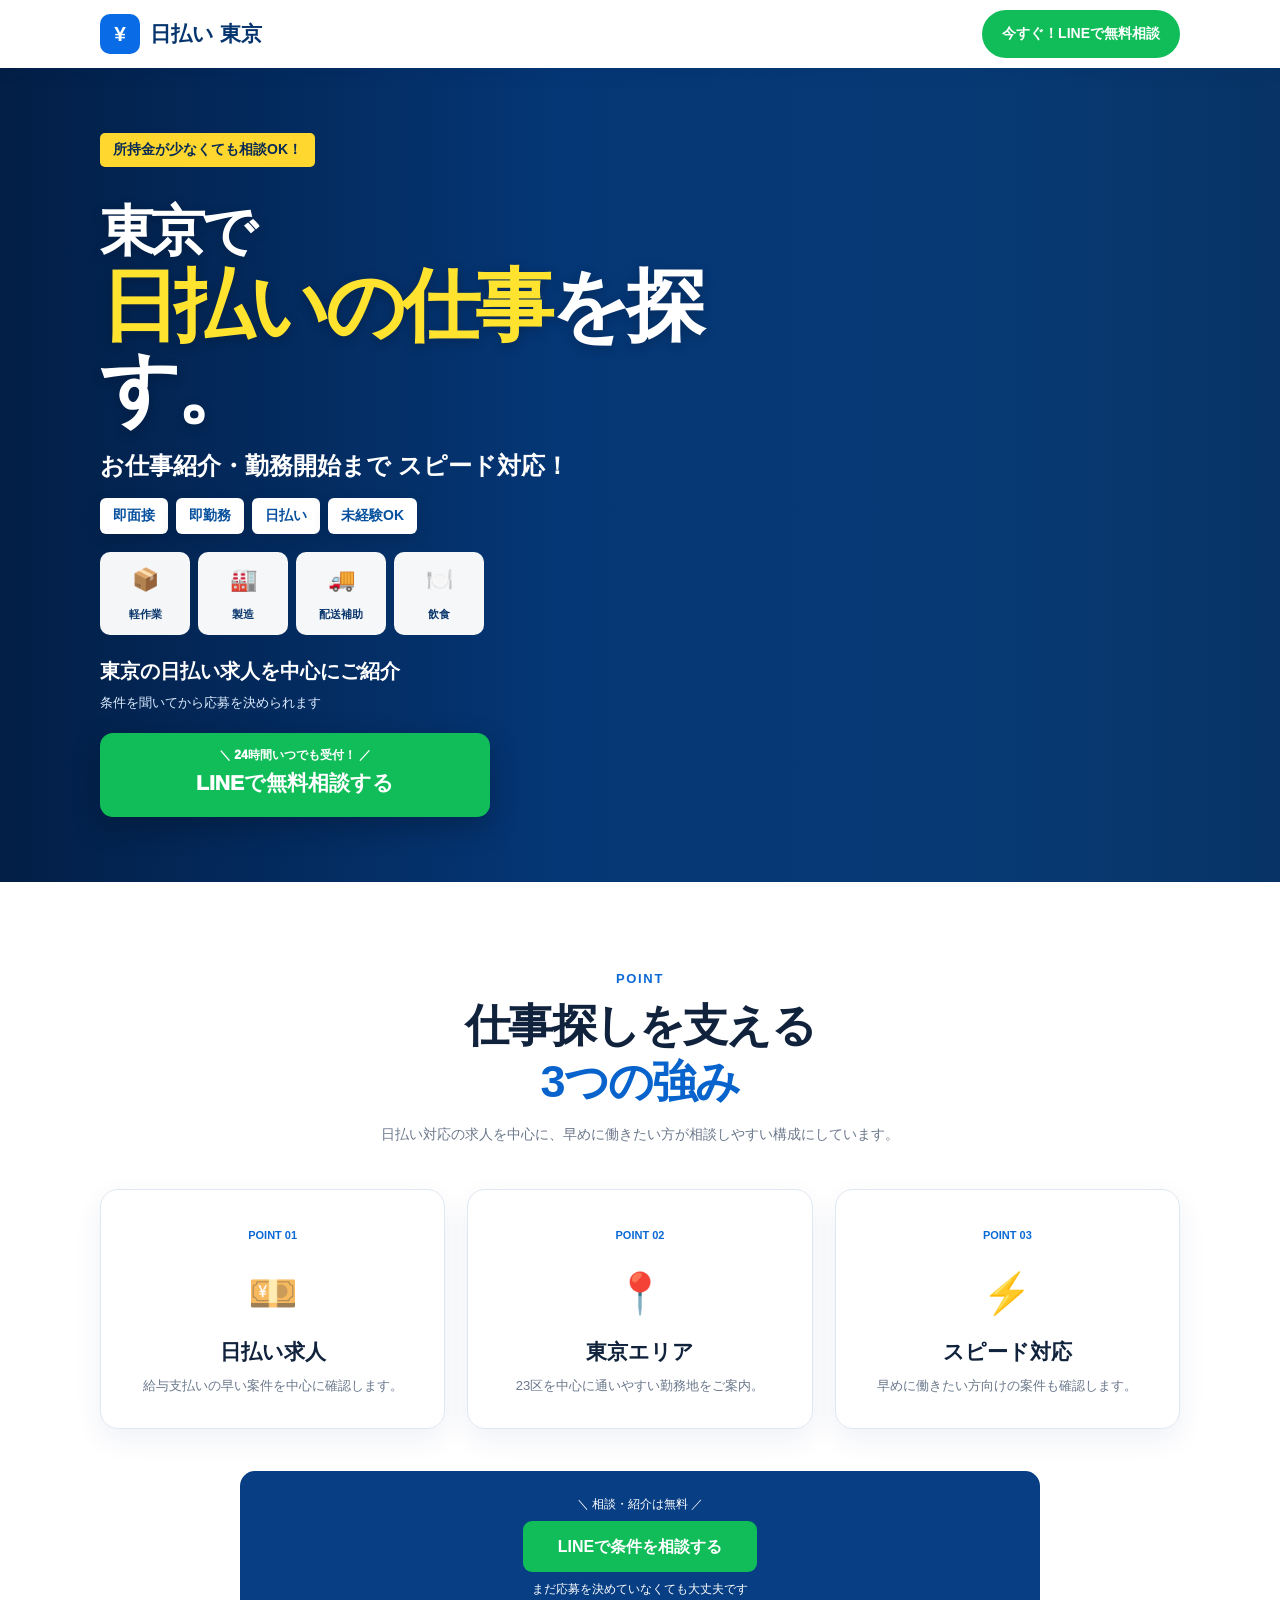
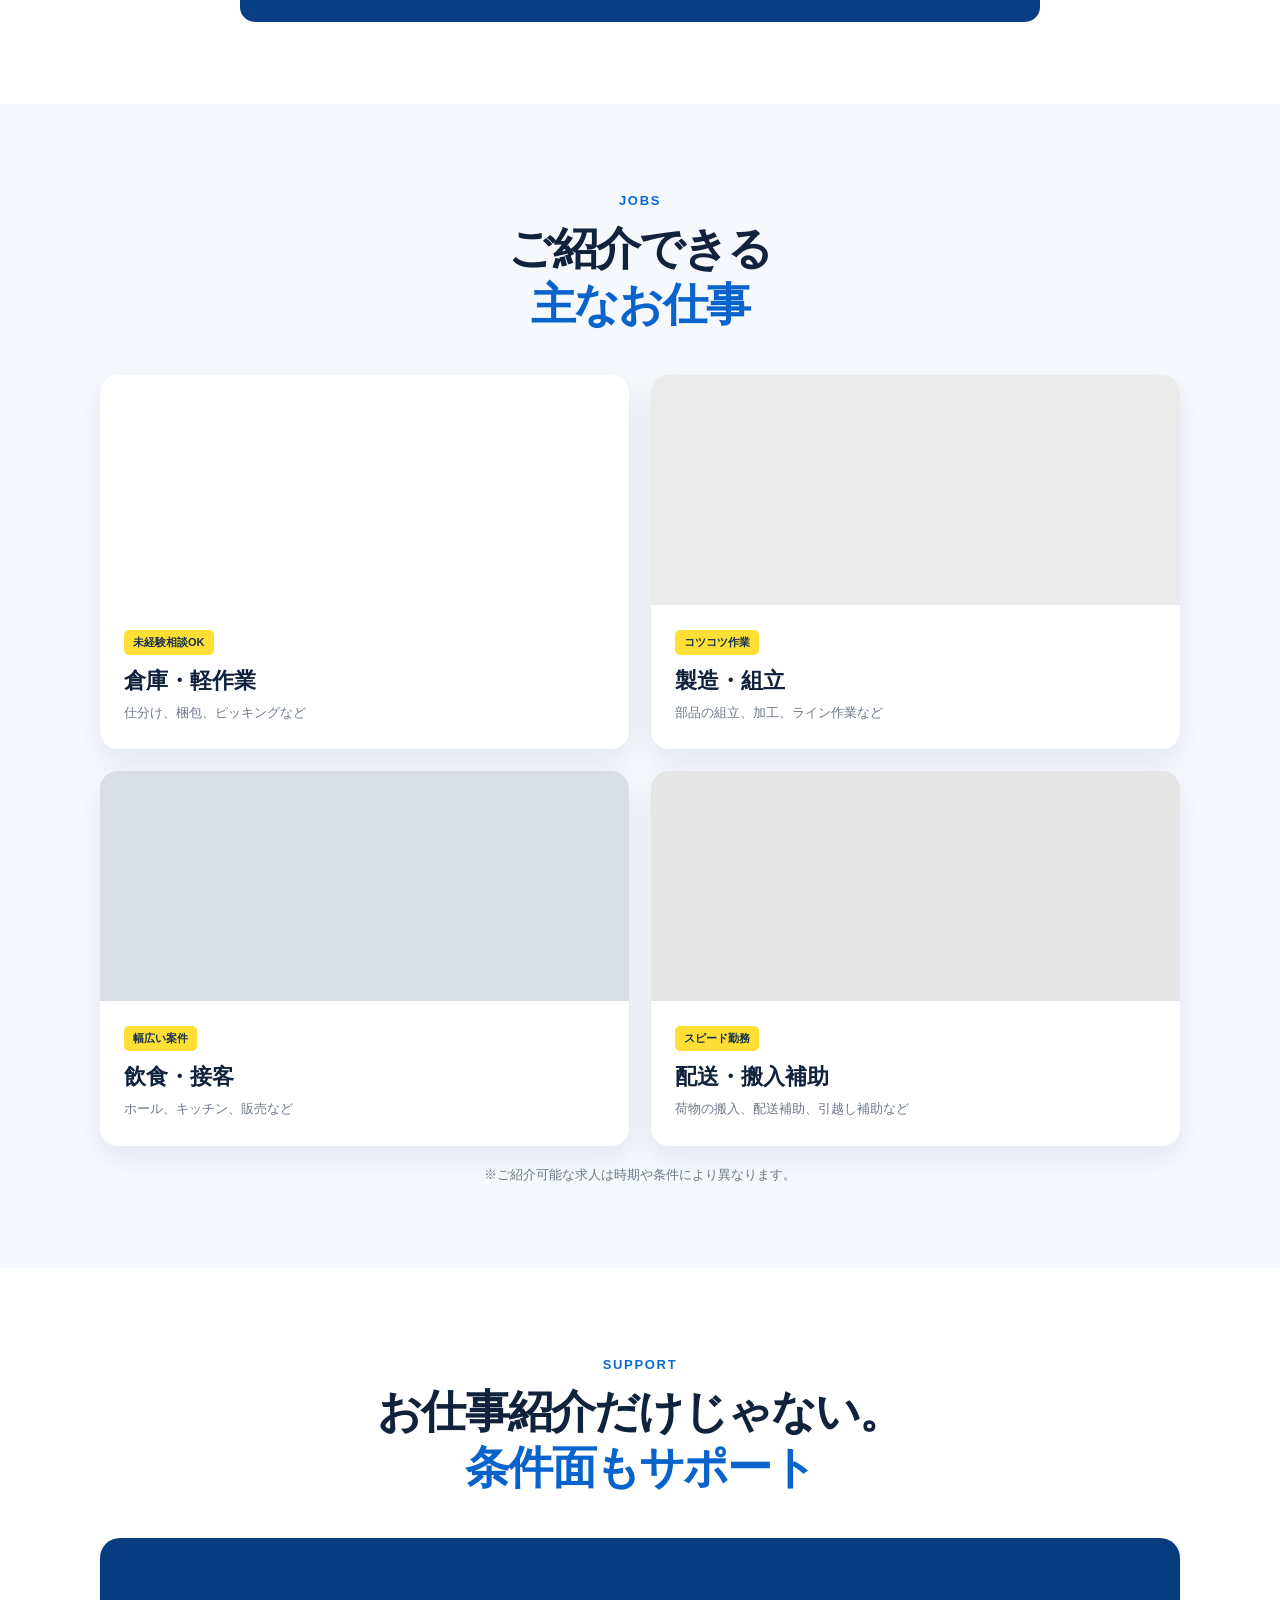
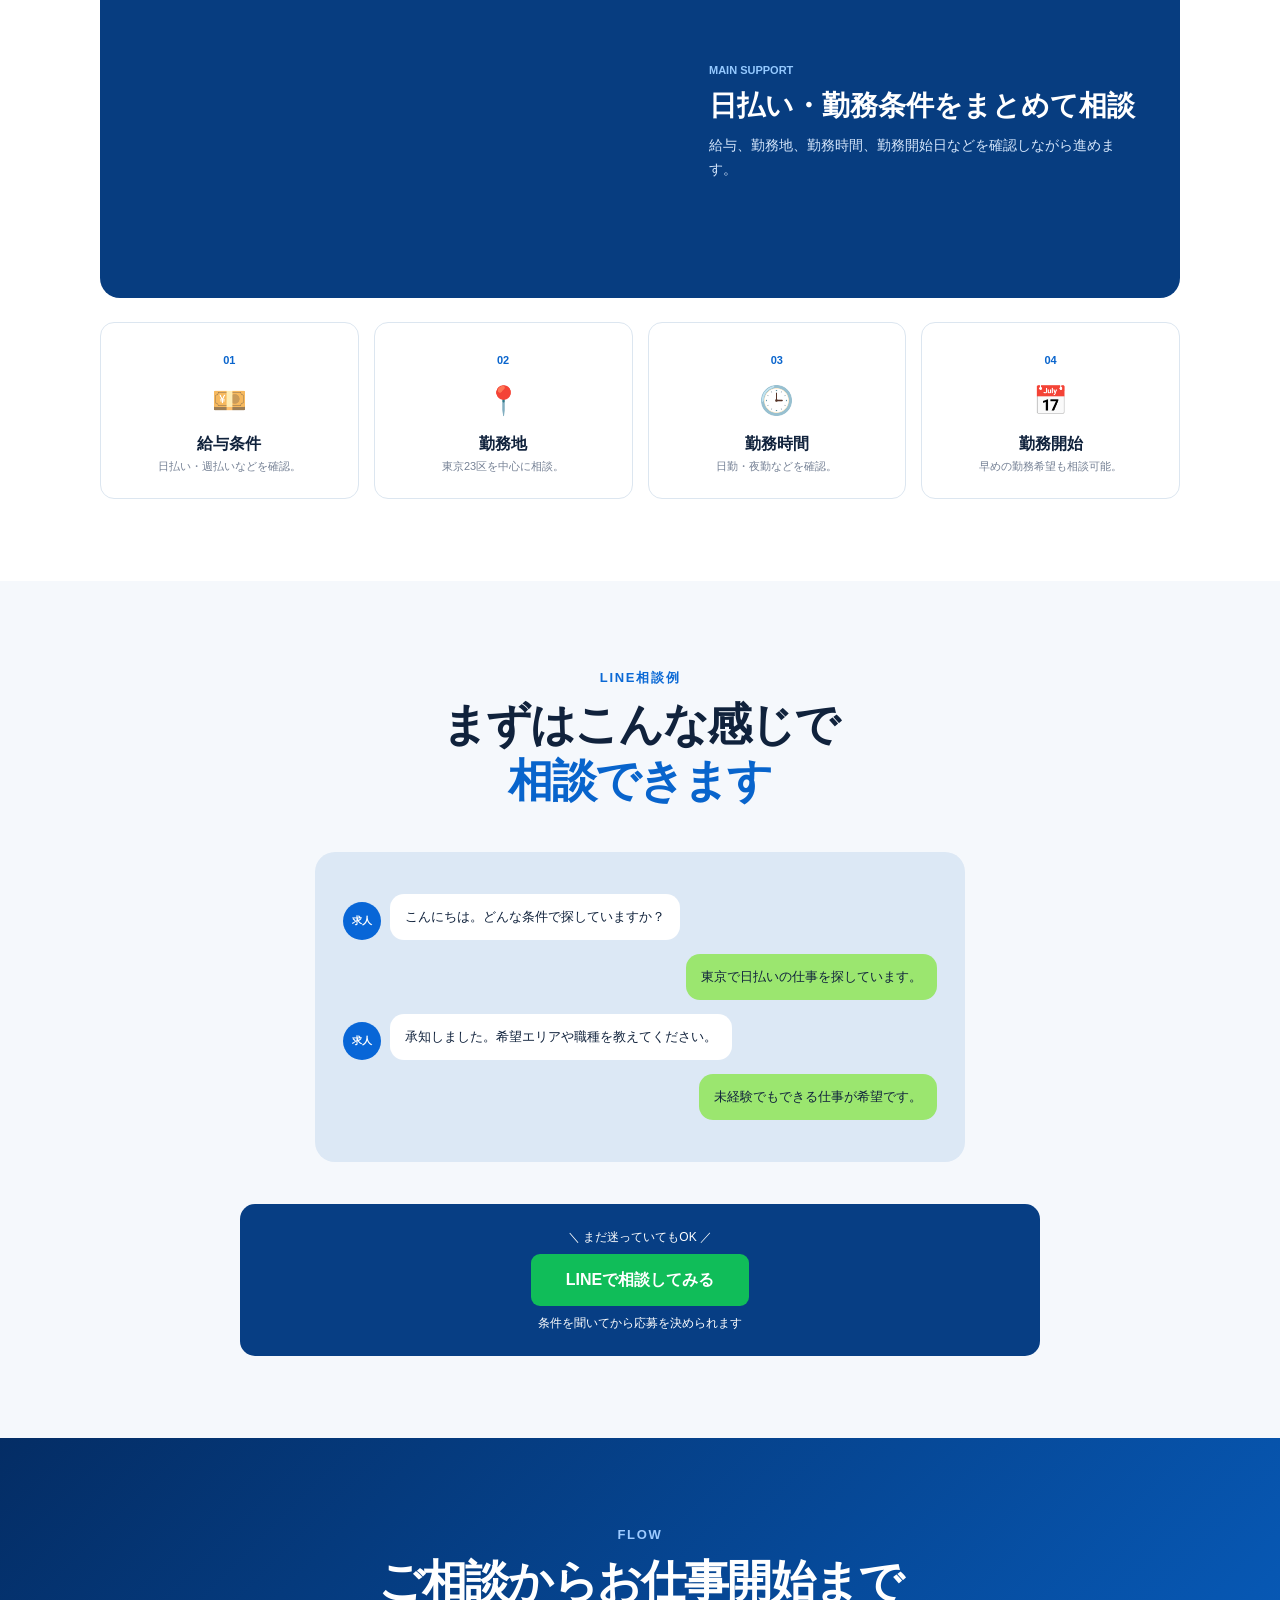
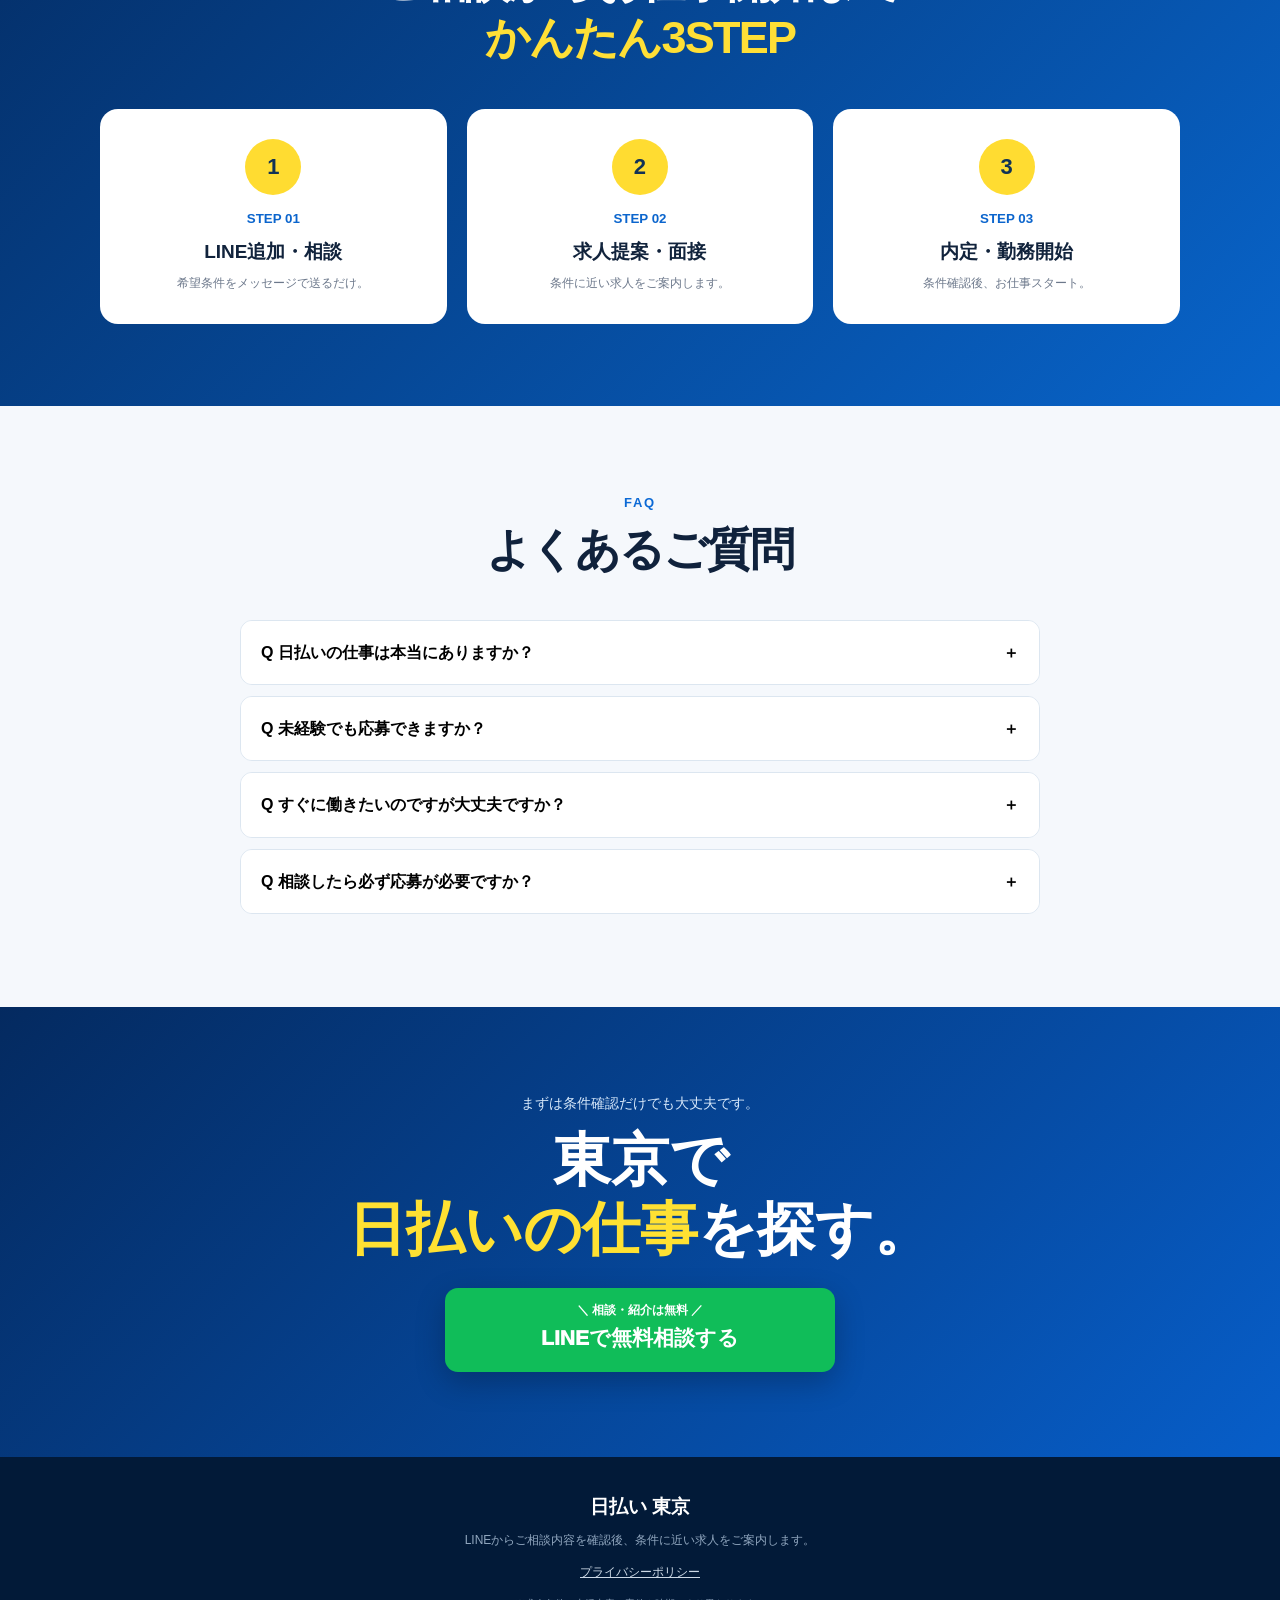
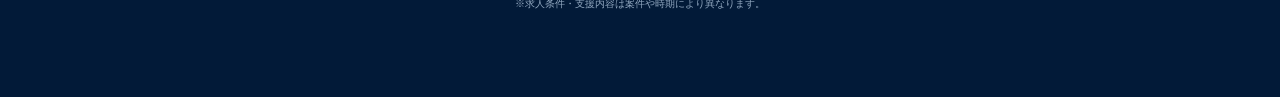
<file: hibarai_tokyo_lp_v2_github/index.html>
<!DOCTYPE html>
<html lang="ja">
<head>
  <meta charset="UTF-8">
  <meta name="viewport" content="width=device-width, initial-scale=1.0">
  <title>日払い 東京｜東京の日払い求人</title>
  <meta name="description" content="東京で日払い対応のお仕事を探すなら「日払い 東京」。未経験から相談できる求人をご紹介します。">
  <link rel="stylesheet" href="style.css">
</head>
<body>

<header class="topbar">
  <div class="container topbar-inner">
    <a class="brand" href="#">
      <span class="brand-mark">¥</span>
      <span>日払い 東京</span>
    </a>
    <a class="top-line" href="https://lin.ee/XXXXXXXX" target="_blank" rel="noopener">今すぐ！LINEで無料相談</a>
  </div>
</header>

<main>

  <section class="hero">
    <div class="hero-photo" style="background-image:url('https://images.unsplash.com/photo-1741707041853-e5ef96e62bc9?auto=format&fit=crop&fm=jpg&q=82&w=2200')"></div>
    <div class="hero-shade"></div>

    <div class="container hero-inner">
      <div class="hero-copy">
        <p class="hero-small">所持金が少なくても相談OK！</p>

        <h1>
          <span>東京で</span><br>
          <em>日払いの仕事</em>を探す。
        </h1>

        <p class="hero-sub">
          お仕事紹介・勤務開始まで<br class="sp-only">
          スピード対応！
        </p>

        <div class="hero-pill-row">
          <span>即面接</span>
          <span>即勤務</span>
          <span>日払い</span>
          <span>未経験OK</span>
        </div>

        <div class="hero-mini-grid">
          <div><strong>📦</strong><span>軽作業</span></div>
          <div><strong>🏭</strong><span>製造</span></div>
          <div><strong>🚚</strong><span>配送補助</span></div>
          <div><strong>🍽️</strong><span>飲食</span></div>
        </div>

        <div class="hero-bottom-copy">
          <b>東京の日払い求人を中心にご紹介</b>
          <span>条件を聞いてから応募を決められます</span>
        </div>

        <a class="hero-line" href="https://lin.ee/XXXXXXXX" target="_blank" rel="noopener">
          <small>＼ 24時間いつでも受付！ ／</small>
          LINEで無料相談する
        </a>
      </div>
    </div>
  </section>

  <section class="section">
    <div class="container">
      <div class="section-head">
        <span>POINT</span>
        <h2>仕事探しを支える<br><strong>3つの強み</strong></h2>
        <p>日払い対応の求人を中心に、早めに働きたい方が相談しやすい構成にしています。</p>
      </div>

      <div class="point-grid">
        <article class="point-card reveal">
          <b>POINT 01</b>
          <div class="point-icon">💴</div>
          <h3>日払い求人</h3>
          <p>給与支払いの早い案件を中心に確認します。</p>
        </article>
        <article class="point-card reveal">
          <b>POINT 02</b>
          <div class="point-icon">📍</div>
          <h3>東京エリア</h3>
          <p>23区を中心に通いやすい勤務地をご案内。</p>
        </article>
        <article class="point-card reveal">
          <b>POINT 03</b>
          <div class="point-icon">⚡</div>
          <h3>スピード対応</h3>
          <p>早めに働きたい方向けの案件も確認します。</p>
        </article>
      </div>

      <div class="mid-cta reveal">
        <span>＼ 相談・紹介は無料 ／</span>
        <a href="https://lin.ee/XXXXXXXX" target="_blank" rel="noopener">LINEで条件を相談する</a>
        <small>まだ応募を決めていなくても大丈夫です</small>
      </div>
    </div>
  </section>

  <section class="section jobs-section">
    <div class="container">
      <div class="section-head">
        <span>JOBS</span>
        <h2>ご紹介できる<br><strong>主なお仕事</strong></h2>
      </div>

      <div class="job-grid">
        <article class="job-card reveal">
          <div class="job-photo job-photo-1"></div>
          <div class="job-body">
            <span>未経験相談OK</span>
            <h3>倉庫・軽作業</h3>
            <p>仕分け、梱包、ピッキングなど</p>
          </div>
        </article>

        <article class="job-card reveal">
          <div class="job-photo job-photo-2"></div>
          <div class="job-body">
            <span>コツコツ作業</span>
            <h3>製造・組立</h3>
            <p>部品の組立、加工、ライン作業など</p>
          </div>
        </article>

        <article class="job-card reveal">
          <div class="job-photo job-photo-3"></div>
          <div class="job-body">
            <span>幅広い案件</span>
            <h3>飲食・接客</h3>
            <p>ホール、キッチン、販売など</p>
          </div>
        </article>

        <article class="job-card reveal">
          <div class="job-photo job-photo-4"></div>
          <div class="job-body">
            <span>スピード勤務</span>
            <h3>配送・搬入補助</h3>
            <p>荷物の搬入、配送補助、引越し補助など</p>
          </div>
        </article>
      </div>

      <p class="caption">※ご紹介可能な求人は時期や条件により異なります。</p>
    </div>
  </section>

  <section class="section support-section">
    <div class="container">
      <div class="section-head">
        <span>SUPPORT</span>
        <h2>お仕事紹介だけじゃない。<br><strong>条件面もサポート</strong></h2>
      </div>

      <div class="support-main reveal">
        <div class="support-photo" style="background-image:url('https://images.unsplash.com/photo-1741707041853-e5ef96e62bc9?auto=format&fit=crop&fm=jpg&q=82&w=2200')"></div>
        <div class="support-copy">
          <span>MAIN SUPPORT</span>
          <h3>日払い・勤務条件をまとめて相談</h3>
          <p>給与、勤務地、勤務時間、勤務開始日などを確認しながら進めます。</p>
        </div>
      </div>

      <div class="support-grid">
        <div class="support-item reveal"><b>01</b><span>💴</span><h3>給与条件</h3><p>日払い・週払いなどを確認。</p></div>
        <div class="support-item reveal"><b>02</b><span>📍</span><h3>勤務地</h3><p>東京23区を中心に相談。</p></div>
        <div class="support-item reveal"><b>03</b><span>🕒</span><h3>勤務時間</h3><p>日勤・夜勤などを確認。</p></div>
        <div class="support-item reveal"><b>04</b><span>📅</span><h3>勤務開始</h3><p>早めの勤務希望も相談可能。</p></div>
      </div>
    </div>
  </section>

  <section class="section chat-section">
    <div class="container">
      <div class="section-head">
        <span>LINE相談例</span>
        <h2>まずはこんな感じで<br><strong>相談できます</strong></h2>
      </div>

      <div class="chat-box reveal">
        <div class="msg left"><i>求人</i><p>こんにちは。どんな条件で探していますか？</p></div>
        <div class="msg right"><p>東京で日払いの仕事を探しています。</p></div>
        <div class="msg left"><i>求人</i><p>承知しました。希望エリアや職種を教えてください。</p></div>
        <div class="msg right"><p>未経験でもできる仕事が希望です。</p></div>
      </div>

      <div class="mid-cta reveal">
        <span>＼ まだ迷っていてもOK ／</span>
        <a href="https://lin.ee/XXXXXXXX" target="_blank" rel="noopener">LINEで相談してみる</a>
        <small>条件を聞いてから応募を決められます</small>
      </div>
    </div>
  </section>

  <section class="section flow-section">
    <div class="container">
      <div class="section-head white">
        <span>FLOW</span>
        <h2>ご相談からお仕事開始まで<br><strong>かんたん3STEP</strong></h2>
      </div>

      <div class="flow-grid">
        <div class="flow-card reveal"><b>1</b><small>STEP 01</small><h3>LINE追加・相談</h3><p>希望条件をメッセージで送るだけ。</p></div>
        <div class="flow-card reveal"><b>2</b><small>STEP 02</small><h3>求人提案・面接</h3><p>条件に近い求人をご案内します。</p></div>
        <div class="flow-card reveal"><b>3</b><small>STEP 03</small><h3>内定・勤務開始</h3><p>条件確認後、お仕事スタート。</p></div>
      </div>
    </div>
  </section>

  <section class="section faq-section">
    <div class="container">
      <div class="section-head">
        <span>FAQ</span>
        <h2>よくあるご質問</h2>
      </div>

      <div class="faq">
        <div class="faq-item">
          <button>Q 日払いの仕事は本当にありますか？ <b>＋</b></button>
          <div class="answer">はい。日払い・週払い対応の求人を確認します。支払条件は求人ごとに異なります。</div>
        </div>
        <div class="faq-item">
          <button>Q 未経験でも応募できますか？ <b>＋</b></button>
          <div class="answer">未経験から応募できる軽作業・製造・飲食などの求人もあります。</div>
        </div>
        <div class="faq-item">
          <button>Q すぐに働きたいのですが大丈夫ですか？ <b>＋</b></button>
          <div class="answer">求人状況によりますが、選考スピードの早い案件から優先して確認できます。</div>
        </div>
        <div class="faq-item">
          <button>Q 相談したら必ず応募が必要ですか？ <b>＋</b></button>
          <div class="answer">いいえ。求人条件を確認してから応募するかどうか決めていただけます。</div>
        </div>
      </div>
    </div>
  </section>

  <section class="final-cta">
    <div class="container">
      <p>まずは条件確認だけでも大丈夫です。</p>
      <h2>東京で<br><span>日払いの仕事</span>を探す。</h2>
      <a href="https://lin.ee/XXXXXXXX" target="_blank" rel="noopener">
        <small>＼ 相談・紹介は無料 ／</small>
        LINEで無料相談する
      </a>
    </div>
  </section>

</main>

<footer>
  <div class="container">
    <strong>日払い 東京</strong>
    <p>LINEからご相談内容を確認後、条件に近い求人をご案内します。</p>
    <a href="privacy.html">プライバシーポリシー</a>
    <small>※求人条件・支援内容は案件や時期により異なります。</small>
  </div>
</footer>

<div class="fixed-line">
  <a href="https://lin.ee/XXXXXXXX" target="_blank" rel="noopener">LINEで無料相談する</a>
</div>

<script src="script.js"></script>
</body>
</html>
</file>
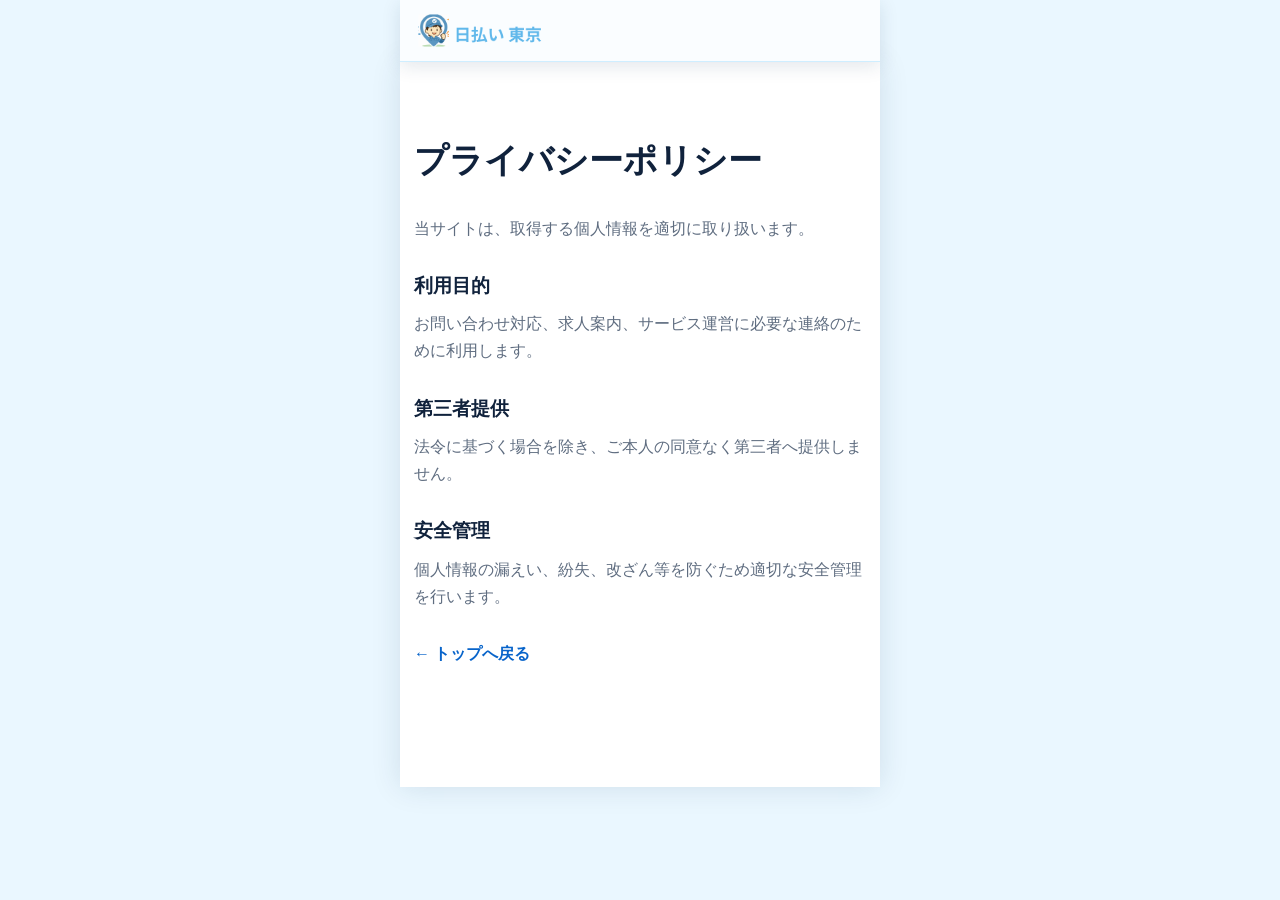
<file: privacy.html>
<!DOCTYPE html><html lang="ja"><head><meta charset="UTF-8"><meta name="viewport" content="width=device-width,initial-scale=1"><title>プライバシーポリシー｜日払い 東京</title><link rel="stylesheet" href="style.css"><style>.privacy{padding:70px 0 120px}.privacy article{max-width:850px;margin:auto}.privacy h1{font-size:34px;margin-bottom:25px}.privacy h2{font-size:19px;margin:28px 0 8px}.privacy p{color:#5f6d80}.privacy .back{display:inline-block;margin-top:30px;color:#0864ca;font-weight:900}</style></head><body><header class="topbar"><div class="container topbar-inner"><a class="brand brand-image" href="index.html">
          <img src="assets/hibarai-tokyo-logo-lightblue.png" alt="日払い 東京">
        </a></div></header><main class="privacy"><div class="container"><article><h1>プライバシーポリシー</h1><p>当サイトは、取得する個人情報を適切に取り扱います。</p><h2>利用目的</h2><p>お問い合わせ対応、求人案内、サービス運営に必要な連絡のために利用します。</p><h2>第三者提供</h2><p>法令に基づく場合を除き、ご本人の同意なく第三者へ提供しません。</p><h2>安全管理</h2><p>個人情報の漏えい、紛失、改ざん等を防ぐため適切な安全管理を行います。</p><a class="back" href="index.html">← トップへ戻る</a></article></div></main></body></html>
</file>
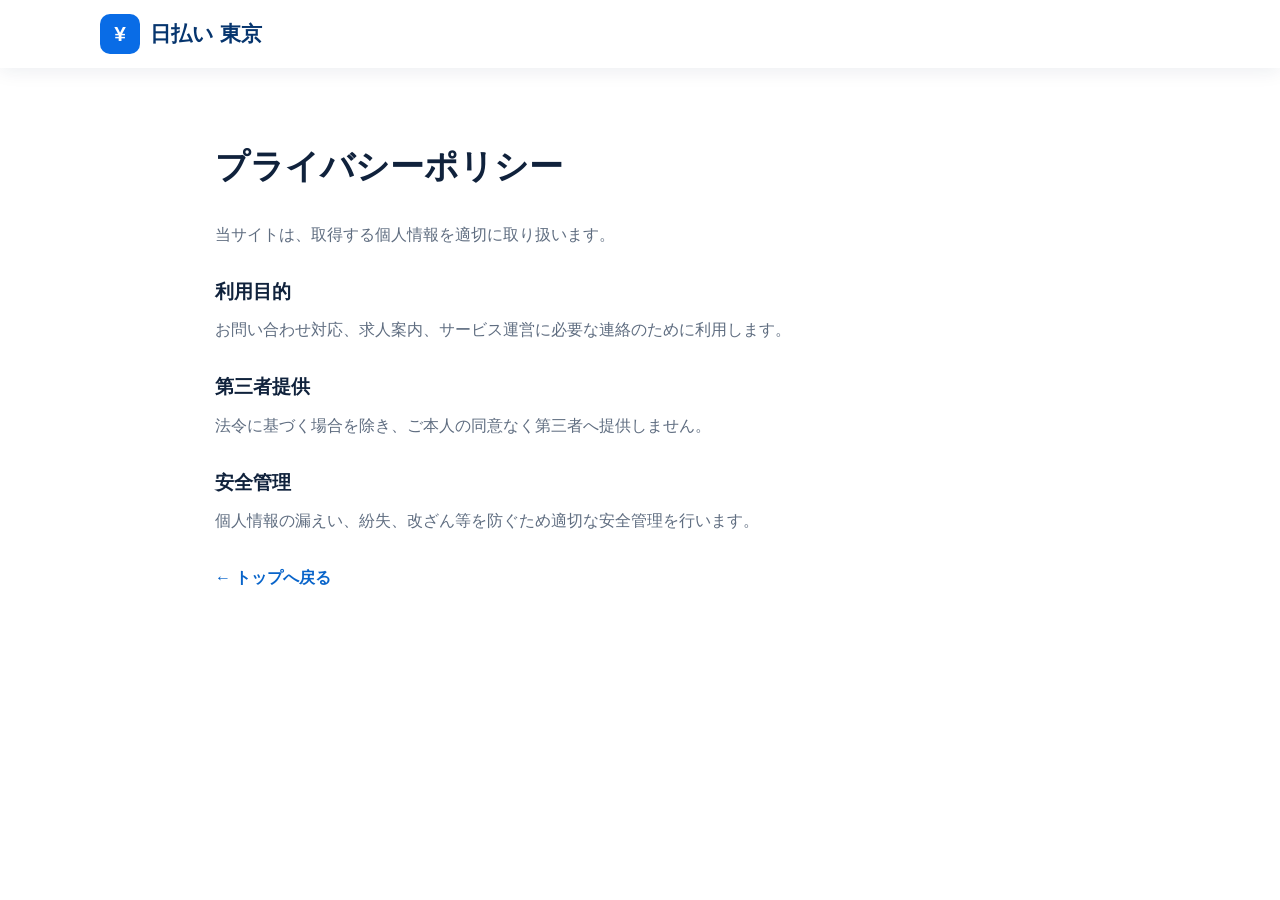
<file: hibarai_tokyo_lp_v2_github/privacy.html>
<!DOCTYPE html><html lang="ja"><head><meta charset="UTF-8"><meta name="viewport" content="width=device-width,initial-scale=1"><title>プライバシーポリシー｜日払い 東京</title><link rel="stylesheet" href="style.css"><style>.privacy{padding:70px 0 120px}.privacy article{max-width:850px;margin:auto}.privacy h1{font-size:34px;margin-bottom:25px}.privacy h2{font-size:19px;margin:28px 0 8px}.privacy p{color:#5f6d80}.privacy .back{display:inline-block;margin-top:30px;color:#0864ca;font-weight:900}</style></head><body><header class="topbar"><div class="container topbar-inner"><a class="brand" href="index.html"><span class="brand-mark">¥</span><span>日払い 東京</span></a></div></header><main class="privacy"><div class="container"><article><h1>プライバシーポリシー</h1><p>当サイトは、取得する個人情報を適切に取り扱います。</p><h2>利用目的</h2><p>お問い合わせ対応、求人案内、サービス運営に必要な連絡のために利用します。</p><h2>第三者提供</h2><p>法令に基づく場合を除き、ご本人の同意なく第三者へ提供しません。</p><h2>安全管理</h2><p>個人情報の漏えい、紛失、改ざん等を防ぐため適切な安全管理を行います。</p><a class="back" href="index.html">← トップへ戻る</a></article></div></main></body></html>
</file>
<file: hibarai_tokyo_lp_v2_github/style.css>
*{box-sizing:border-box;margin:0;padding:0}html{scroll-behavior:smooth}body{font-family:-apple-system,BlinkMacSystemFont,"Hiragino Kaku Gothic ProN","Yu Gothic",Meiryo,sans-serif;color:#10223c;line-height:1.7;background:#fff}a{color:inherit;text-decoration:none}button{font:inherit}.container{width:min(1080px,calc(100% - 32px));margin:auto}.topbar{position:sticky;top:0;z-index:50;background:#fff;box-shadow:0 3px 18px rgba(0,34,75,.08)}.topbar-inner{height:68px;display:flex;align-items:center;justify-content:space-between}.brand{display:flex;align-items:center;gap:10px;font-size:21px;font-weight:900;color:#06356e}.brand-mark{width:40px;height:40px;border-radius:10px;display:grid;place-items:center;background:#096ce6;color:#fff}.top-line{padding:12px 20px;border-radius:50px;background:#10bd59;color:white;font-size:14px;font-weight:900}.hero{position:relative;min-height:680px;overflow:hidden;display:flex;align-items:center;background:#08386f}.hero-photo{position:absolute;inset:0;background-size:cover;background-position:center 38%}.hero-shade{position:absolute;inset:0;background:linear-gradient(90deg,rgba(2,29,68,.94) 0%,rgba(4,54,119,.82) 44%,rgba(5,68,140,.2) 74%,rgba(0,0,0,.08) 100%)}.hero-inner{position:relative;z-index:2;padding:65px 0}.hero-copy{max-width:620px;color:#fff}.hero-small{display:inline-block;background:#ffd72e;color:#082b55;padding:5px 13px;border-radius:5px;font-size:14px;font-weight:900;margin-bottom:15px}.hero h1{font-size:clamp(46px,6.7vw,79px);line-height:1.05;letter-spacing:-.06em;font-weight:950;text-shadow:0 3px 12px rgba(0,0,0,.22)}.hero h1 span{font-size:.7em}.hero h1 em{font-style:normal;color:#ffe32e}.hero-sub{font-size:24px;font-weight:900;margin:18px 0 15px;line-height:1.45}.hero-pill-row{display:flex;flex-wrap:wrap;gap:8px;margin-bottom:17px}.hero-pill-row span{background:#fff;color:#07509d;border-radius:6px;padding:6px 13px;font-size:14px;font-weight:900;box-shadow:0 5px 16px rgba(0,0,0,.12)}.hero-mini-grid{display:grid;grid-template-columns:repeat(4,90px);gap:8px;margin:18px 0}.hero-mini-grid div{background:rgba(255,255,255,.96);color:#0b376d;border-radius:10px;padding:9px 6px;text-align:center}.hero-mini-grid strong{display:block;font-size:22px}.hero-mini-grid span{font-size:11px;font-weight:900}.hero-bottom-copy{margin:19px 0 18px}.hero-bottom-copy b{display:block;font-size:20px;color:#fff}.hero-bottom-copy span{font-size:13px;color:#dcecff}.hero-line,.final-cta a{display:inline-flex;flex-direction:column;align-items:center;justify-content:center;background:#10bd59;color:#fff;border-radius:13px;min-width:390px;padding:12px 25px 16px;font-size:21px;font-weight:950;box-shadow:0 10px 30px rgba(0,0,0,.24)}.hero-line small,.final-cta a small{font-size:12px}.section{padding:82px 0}.section-head{text-align:center;margin-bottom:42px}.section-head>span{color:#0b69d5;font-weight:900;letter-spacing:.13em;font-size:13px}.section-head h2{font-size:clamp(30px,4vw,45px);line-height:1.25;margin:7px 0 12px;letter-spacing:-.04em}.section-head h2 strong{color:#0864cc}.section-head p{color:#6b788b;font-size:14px}.point-grid{display:grid;grid-template-columns:repeat(3,1fr);gap:22px}.point-card{position:relative;padding:30px 26px;border-radius:18px;background:#fff;border:1px solid #dfe8f2;box-shadow:0 10px 28px rgba(4,63,127,.07);text-align:center}.point-card>b{color:#0b69d5;font-size:11px}.point-icon{font-size:40px;margin:12px 0 7px}.point-card h3{font-size:21px;margin-bottom:6px}.point-card p{font-size:13px;color:#6a788c}.mid-cta{max-width:800px;margin:42px auto 0;padding:23px 25px;background:#073e84;color:#fff;border-radius:15px;text-align:center}.mid-cta span,.mid-cta small{display:block;font-size:12px}.mid-cta a{display:inline-block;background:#10bd59;border-radius:9px;padding:12px 35px;margin:7px 0;font-weight:900}.jobs-section,.chat-section,.faq-section{background:#f5f8fc}.job-grid{display:grid;grid-template-columns:repeat(2,1fr);gap:22px}.job-card{overflow:hidden;background:#fff;border-radius:18px;box-shadow:0 12px 30px rgba(0,35,86,.08)}.job-photo{height:230px;background-size:cover;background-position:center}.job-photo-1{background-image:url('https://images.unsplash.com/photo-1741707041853-e5ef96e62bc9?auto=format&fit=crop&fm=jpg&q=82&w=2200')}.job-photo-2{background-image:linear-gradient(rgba(0,0,0,.08),rgba(0,0,0,.08)),url('https://images.unsplash.com/photo-1741707041853-e5ef96e62bc9?auto=format&fit=crop&fm=jpg&q=82&w=2200');background-position:60% center}.job-photo-3{background-image:linear-gradient(rgba(0,36,84,.15),rgba(0,36,84,.15)),url('https://images.unsplash.com/photo-1741707041853-e5ef96e62bc9?auto=format&fit=crop&fm=jpg&q=82&w=2200');background-position:20% center}.job-photo-4{background-image:linear-gradient(rgba(0,0,0,.10),rgba(0,0,0,.10)),url('https://images.unsplash.com/photo-1741707041853-e5ef96e62bc9?auto=format&fit=crop&fm=jpg&q=82&w=2200');background-position:80% center}.job-body{padding:22px 24px 25px}.job-body span{display:inline-block;background:#ffdf36;color:#17314b;padding:3px 9px;border-radius:5px;font-size:11px;font-weight:900}.job-body h3{font-size:22px;margin:7px 0 3px}.job-body p,.caption{color:#6c7888;font-size:13px}.caption{text-align:center;margin-top:18px}.support-main{position:relative;display:grid;grid-template-columns:1.05fr .95fr;overflow:hidden;min-height:360px;border-radius:20px;background:#073d80;margin-bottom:24px}.support-photo{background-size:cover;background-position:center}.support-copy{align-self:center;padding:42px;color:#fff}.support-copy span{color:#94c9ff;font-size:11px;font-weight:900}.support-copy h3{font-size:28px;line-height:1.3;margin:6px 0 10px}.support-copy p{font-size:14px;color:#d5e6fb}.support-grid{display:grid;grid-template-columns:repeat(4,1fr);gap:15px}.support-item{padding:22px;border:1px solid #dce6f0;border-radius:14px;text-align:center}.support-item b{color:#0a65cd;font-size:11px}.support-item span{display:block;font-size:28px;margin:5px 0}.support-item h3{font-size:16px}.support-item p{font-size:11px;color:#758195}.chat-box{max-width:650px;margin:0 auto;background:#dce8f5;padding:28px;border-radius:20px}.msg{display:flex;gap:9px;align-items:flex-end;margin:14px 0}.msg i{width:38px;height:38px;border-radius:50%;display:grid;place-items:center;background:#0866d7;color:#fff;font-size:10px;font-style:normal;font-weight:900}.msg p{background:#fff;padding:12px 15px;border-radius:14px;max-width:76%;font-size:13px}.msg.right{justify-content:flex-end}.msg.right p{background:#9be66f}.flow-section{background:linear-gradient(135deg,#042d65,#0864ca);color:#fff}.section-head.white>span{color:#9ecbff}.section-head.white h2 strong{color:#ffdf36}.flow-grid{display:grid;grid-template-columns:repeat(3,1fr);gap:20px}.flow-card{background:#fff;color:#11233c;text-align:center;padding:30px 24px;border-radius:18px}.flow-card>b{display:grid;place-items:center;width:56px;height:56px;margin:0 auto 9px;border-radius:50%;background:#ffdc31;color:#113256;font-size:22px}.flow-card small{color:#0b65cd;font-weight:900}.flow-card h3{font-size:19px;margin:5px 0}.flow-card p{color:#6c788b;font-size:12px}.faq{max-width:800px;margin:auto}.faq-item{background:#fff;border:1px solid #dce6f0;border-radius:12px;margin-bottom:11px;overflow:hidden}.faq-item button{width:100%;border:0;background:#fff;padding:18px 20px;text-align:left;font-weight:900;display:flex;justify-content:space-between;cursor:pointer}.answer{display:none;padding:0 20px 18px;color:#69778b;font-size:13px}.faq-item.open .answer{display:block}.faq-item.open button b{transform:rotate(45deg)}.final-cta{padding:85px 0;text-align:center;background:linear-gradient(135deg,#042a60,#075ec9);color:#fff}.final-cta p{font-size:14px;color:#d8e9fb}.final-cta h2{font-size:clamp(38px,5vw,58px);line-height:1.2;margin:9px 0 24px}.final-cta h2 span{color:#ffe132}footer{padding:34px 0 85px;background:#021a38;color:#91a7bf;text-align:center;font-size:12px}footer strong{display:block;color:white;font-size:19px;margin-bottom:7px}footer a{display:inline-block;margin:12px;color:#cdd9e6;text-decoration:underline}footer small{display:block}.fixed-line{display:none}.reveal{opacity:0;transform:translateY(24px);transition:.65s ease}.reveal.visible{opacity:1;transform:none}.sp-only{display:none}@media(max-width:780px){.topbar-inner{height:61px}.brand{font-size:17px}.brand-mark{width:35px;height:35px}.top-line{font-size:10px;padding:9px 11px}.hero{min-height:730px;align-items:flex-end}.hero-photo{background-position:62% center}.hero-shade{background:linear-gradient(0deg,rgba(3,34,77,.98) 0%,rgba(3,45,95,.88) 48%,rgba(3,38,82,.18) 75%,rgba(0,0,0,.03) 100%)}.hero-inner{padding:250px 0 75px}.hero-copy{max-width:none}.hero-small{font-size:11px}.hero h1{font-size:47px}.hero-sub{font-size:20px}.hero-pill-row span{font-size:11px;padding:5px 9px}.hero-mini-grid{grid-template-columns:repeat(4,1fr)}.hero-line,.final-cta a{width:100%;min-width:0;font-size:17px}.section{padding:65px 0}.point-grid,.job-grid,.flow-grid{grid-template-columns:1fr}.support-main{grid-template-columns:1fr;min-height:440px}.support-photo{min-height:240px}.support-copy{padding:28px}.support-grid{grid-template-columns:repeat(2,1fr)}.job-photo{height:205px}.fixed-line{display:block;position:fixed;z-index:99;left:0;right:0;bottom:0;padding:8px 10px calc(8px + env(safe-area-inset-bottom));background:rgba(255,255,255,.96);box-shadow:0 -5px 20px rgba(0,0,0,.13)}.fixed-line a{display:block;background:#10bd59;color:#fff;text-align:center;padding:14px;border-radius:10px;font-weight:900}.sp-only{display:block}}
</file>
<file: style.css>
*{box-sizing:border-box;margin:0;padding:0}html{scroll-behavior:smooth}body{font-family:-apple-system,BlinkMacSystemFont,"Hiragino Kaku Gothic ProN","Yu Gothic",Meiryo,sans-serif;color:#10223c;line-height:1.7;background:#fff}a{color:inherit;text-decoration:none}button{font:inherit}.container{width:min(1080px,calc(100% - 32px));margin:auto}.topbar{position:sticky;top:0;z-index:50;background:#fff;box-shadow:0 3px 18px rgba(0,34,75,.08)}.topbar-inner{height:68px;display:flex;align-items:center;justify-content:space-between}.brand{display:flex;align-items:center;gap:10px;font-size:21px;font-weight:900;color:#06356e}.brand-mark{width:40px;height:40px;border-radius:10px;display:grid;place-items:center;background:#096ce6;color:#fff}.top-line{padding:12px 20px;border-radius:50px;background:#10bd59;color:white;font-size:14px;font-weight:900}.hero{position:relative;min-height:680px;overflow:hidden;display:flex;align-items:center;background:#08386f}.hero-photo{position:absolute;inset:0;background-size:cover;background-position:center 38%}.hero-shade{position:absolute;inset:0;background:linear-gradient(90deg,rgba(2,29,68,.94) 0%,rgba(4,54,119,.82) 44%,rgba(5,68,140,.2) 74%,rgba(0,0,0,.08) 100%)}.hero-inner{position:relative;z-index:2;padding:65px 0}.hero-copy{max-width:620px;color:#fff}.hero-small{display:inline-block;background:#ffd72e;color:#082b55;padding:5px 13px;border-radius:5px;font-size:14px;font-weight:900;margin-bottom:15px}.hero h1{font-size:clamp(46px,6.7vw,79px);line-height:1.05;letter-spacing:-.06em;font-weight:950;text-shadow:0 3px 12px rgba(0,0,0,.22)}.hero h1 span{font-size:.7em}.hero h1 em{font-style:normal;color:#ffe32e}.hero-sub{font-size:24px;font-weight:900;margin:18px 0 15px;line-height:1.45}.hero-pill-row{display:flex;flex-wrap:wrap;gap:8px;margin-bottom:17px}.hero-pill-row span{background:#fff;color:#07509d;border-radius:6px;padding:6px 13px;font-size:14px;font-weight:900;box-shadow:0 5px 16px rgba(0,0,0,.12)}.hero-mini-grid{display:grid;grid-template-columns:repeat(4,90px);gap:8px;margin:18px 0}.hero-mini-grid div{background:rgba(255,255,255,.96);color:#0b376d;border-radius:10px;padding:9px 6px;text-align:center}.hero-mini-grid strong{display:block;font-size:22px}.hero-mini-grid span{font-size:11px;font-weight:900}.hero-bottom-copy{margin:19px 0 18px}.hero-bottom-copy b{display:block;font-size:20px;color:#fff}.hero-bottom-copy span{font-size:13px;color:#dcecff}.hero-line,.final-cta a{display:inline-flex;flex-direction:column;align-items:center;justify-content:center;background:#10bd59;color:#fff;border-radius:13px;min-width:390px;padding:12px 25px 16px;font-size:21px;font-weight:950;box-shadow:0 10px 30px rgba(0,0,0,.24)}.hero-line small,.final-cta a small{font-size:12px}.section{padding:82px 0}.section-head{text-align:center;margin-bottom:42px}.section-head>span{color:#0b69d5;font-weight:900;letter-spacing:.13em;font-size:13px}.section-head h2{font-size:clamp(30px,4vw,45px);line-height:1.25;margin:7px 0 12px;letter-spacing:-.04em}.section-head h2 strong{color:#0864cc}.section-head p{color:#6b788b;font-size:14px}.point-grid{display:grid;grid-template-columns:repeat(3,1fr);gap:22px}.point-card{position:relative;padding:30px 26px;border-radius:18px;background:#fff;border:1px solid #dfe8f2;box-shadow:0 10px 28px rgba(4,63,127,.07);text-align:center}.point-card>b{color:#0b69d5;font-size:11px}.point-icon{font-size:40px;margin:12px 0 7px}.point-card h3{font-size:21px;margin-bottom:6px}.point-card p{font-size:13px;color:#6a788c}.mid-cta{max-width:800px;margin:42px auto 0;padding:23px 25px;background:#073e84;color:#fff;border-radius:15px;text-align:center}.mid-cta span,.mid-cta small{display:block;font-size:12px}.mid-cta a{display:inline-block;background:#10bd59;border-radius:9px;padding:12px 35px;margin:7px 0;font-weight:900}.jobs-section,.chat-section,.faq-section{background:#f5f8fc}.job-grid{display:grid;grid-template-columns:repeat(2,1fr);gap:22px}.job-card{overflow:hidden;background:#fff;border-radius:18px;box-shadow:0 12px 30px rgba(0,35,86,.08)}.job-photo{height:230px;background-size:cover;background-position:center}.job-photo-1{background-image:url('https://images.unsplash.com/photo-1741707041853-e5ef96e62bc9?auto=format&fit=crop&fm=jpg&q=82&w=2200')}.job-photo-2{background-image:linear-gradient(rgba(0,0,0,.08),rgba(0,0,0,.08)),url('https://images.unsplash.com/photo-1741707041853-e5ef96e62bc9?auto=format&fit=crop&fm=jpg&q=82&w=2200');background-position:60% center}.job-photo-3{background-image:linear-gradient(rgba(0,36,84,.15),rgba(0,36,84,.15)),url('https://images.unsplash.com/photo-1741707041853-e5ef96e62bc9?auto=format&fit=crop&fm=jpg&q=82&w=2200');background-position:20% center}.job-photo-4{background-image:linear-gradient(rgba(0,0,0,.10),rgba(0,0,0,.10)),url('https://images.unsplash.com/photo-1741707041853-e5ef96e62bc9?auto=format&fit=crop&fm=jpg&q=82&w=2200');background-position:80% center}.job-body{padding:22px 24px 25px}.job-body span{display:inline-block;background:#ffdf36;color:#17314b;padding:3px 9px;border-radius:5px;font-size:11px;font-weight:900}.job-body h3{font-size:22px;margin:7px 0 3px}.job-body p,.caption{color:#6c7888;font-size:13px}.caption{text-align:center;margin-top:18px}.support-main{position:relative;display:grid;grid-template-columns:1.05fr .95fr;overflow:hidden;min-height:360px;border-radius:20px;background:#073d80;margin-bottom:24px}.support-photo{background-size:cover;background-position:center}.support-copy{align-self:center;padding:42px;color:#fff}.support-copy span{color:#94c9ff;font-size:11px;font-weight:900}.support-copy h3{font-size:28px;line-height:1.3;margin:6px 0 10px}.support-copy p{font-size:14px;color:#d5e6fb}.support-grid{display:grid;grid-template-columns:repeat(4,1fr);gap:15px}.support-item{padding:22px;border:1px solid #dce6f0;border-radius:14px;text-align:center}.support-item b{color:#0a65cd;font-size:11px}.support-item span{display:block;font-size:28px;margin:5px 0}.support-item h3{font-size:16px}.support-item p{font-size:11px;color:#758195}.chat-box{max-width:650px;margin:0 auto;background:#dce8f5;padding:28px;border-radius:20px}.msg{display:flex;gap:9px;align-items:flex-end;margin:14px 0}.msg i{width:38px;height:38px;border-radius:50%;display:grid;place-items:center;background:#0866d7;color:#fff;font-size:10px;font-style:normal;font-weight:900}.msg p{background:#fff;padding:12px 15px;border-radius:14px;max-width:76%;font-size:13px}.msg.right{justify-content:flex-end}.msg.right p{background:#9be66f}.flow-section{background:linear-gradient(135deg,#042d65,#0864ca);color:#fff}.section-head.white>span{color:#9ecbff}.section-head.white h2 strong{color:#ffdf36}.flow-grid{display:grid;grid-template-columns:repeat(3,1fr);gap:20px}.flow-card{background:#fff;color:#11233c;text-align:center;padding:30px 24px;border-radius:18px}.flow-card>b{display:grid;place-items:center;width:56px;height:56px;margin:0 auto 9px;border-radius:50%;background:#ffdc31;color:#113256;font-size:22px}.flow-card small{color:#0b65cd;font-weight:900}.flow-card h3{font-size:19px;margin:5px 0}.flow-card p{color:#6c788b;font-size:12px}.faq{max-width:800px;margin:auto}.faq-item{background:#fff;border:1px solid #dce6f0;border-radius:12px;margin-bottom:11px;overflow:hidden}.faq-item button{width:100%;border:0;background:#fff;padding:18px 20px;text-align:left;font-weight:900;display:flex;justify-content:space-between;cursor:pointer}.answer{display:none;padding:0 20px 18px;color:#69778b;font-size:13px}.faq-item.open .answer{display:block}.faq-item.open button b{transform:rotate(45deg)}.final-cta{padding:85px 0;text-align:center;background:linear-gradient(135deg,#042a60,#075ec9);color:#fff}.final-cta p{font-size:14px;color:#d8e9fb}.final-cta h2{font-size:clamp(38px,5vw,58px);line-height:1.2;margin:9px 0 24px}.final-cta h2 span{color:#ffe132}footer{padding:34px 0 85px;background:#021a38;color:#91a7bf;text-align:center;font-size:12px}footer strong{display:block;color:white;font-size:19px;margin-bottom:7px}footer a{display:inline-block;margin:12px;color:#cdd9e6;text-decoration:underline}footer small{display:block}.fixed-line{display:none}.reveal{opacity:0;transform:translateY(24px);transition:.65s ease}.reveal.visible{opacity:1;transform:none}.sp-only{display:none}@media(max-width:780px){.topbar-inner{height:61px}.brand{font-size:17px}.brand-mark{width:35px;height:35px}.top-line{font-size:10px;padding:9px 11px}.hero{min-height:730px;align-items:flex-end}.hero-photo{background-position:62% center}.hero-shade{background:linear-gradient(0deg,rgba(3,34,77,.98) 0%,rgba(3,45,95,.88) 48%,rgba(3,38,82,.18) 75%,rgba(0,0,0,.03) 100%)}.hero-inner{padding:250px 0 75px}.hero-copy{max-width:none}.hero-small{font-size:11px}.hero h1{font-size:47px}.hero-sub{font-size:20px}.hero-pill-row span{font-size:11px;padding:5px 9px}.hero-mini-grid{grid-template-columns:repeat(4,1fr)}.hero-line,.final-cta a{width:100%;min-width:0;font-size:17px}.section{padding:65px 0}.point-grid,.job-grid,.flow-grid{grid-template-columns:1fr}.support-main{grid-template-columns:1fr;min-height:440px}.support-photo{min-height:240px}.support-copy{padding:28px}.support-grid{grid-template-columns:repeat(2,1fr)}.job-photo{height:205px}.fixed-line{display:block;position:fixed;z-index:99;left:0;right:0;bottom:0;padding:8px 10px calc(8px + env(safe-area-inset-bottom));background:rgba(255,255,255,.96);box-shadow:0 -5px 20px rgba(0,0,0,.13)}.fixed-line a{display:block;background:#10bd59;color:#fff;text-align:center;padding:14px;border-radius:10px;font-weight:900}.sp-only{display:block}}

/* ===== TOP HERO IMAGE OVERRIDE ===== */
.hero-image-section{
  width:100%;
  overflow:hidden;
  background:#dff3ff;
}
.hero-main-image{
  display:block;
  width:100%;
  height:auto;
  margin:0 auto;
}
@media (max-width:780px){
  .hero-image-section{
    width:100%;
    overflow:hidden;
  }
  .hero-main-image{
    width:100%;
    height:auto;
    object-fit:contain;
  }
}


/* =========================================================
   v4: PCでもモバイル版レイアウトを使用
   LP本体を中央に固定表示
========================================================= */

html{
  background:#e9eef5;
}

body{
  width:100%;
  min-height:100vh;
  margin:0;
  background:#e9eef5;
  overflow-x:hidden;
}

/* LP全体をスマホ幅で中央表示 */
.topbar,
main,
footer{
  width:100%;
  max-width:480px;
  margin-left:auto;
  margin-right:auto;
}

main,
footer{
  background:#fff;
}

/* ヘッダーも中央のスマホ幅に固定 */
.topbar{
  left:auto;
  right:auto;
}

.topbar-inner{
  width:calc(100% - 28px);
  height:61px;
}

/* 中身も常にモバイル用の余白 */
.container{
  width:calc(100% - 28px);
  max-width:none;
}

/* TOP画像 */
.hero-image-section{
  width:100%;
  max-width:480px;
  margin:0 auto;
  overflow:hidden;
  background:#dff3ff;
}

.hero-main-image{
  width:100%;
  height:auto;
  display:block;
}

/* 全セクションをモバイル版の密度へ */
.section{
  padding:65px 0;
}

.section-head{
  margin-bottom:32px;
}

.section-head h2{
  font-size:30px;
}

.section-head p{
  font-size:13px;
}

/* すべて1カラム化 */
.point-grid,
.job-grid,
.flow-grid{
  grid-template-columns:1fr;
}

.support-main{
  grid-template-columns:1fr;
  min-height:440px;
}

.support-photo{
  min-height:240px;
}

.support-copy{
  padding:28px;
}

.support-grid{
  grid-template-columns:repeat(2,1fr);
}

.job-photo{
  height:205px;
}

/* CTA */
.hero-line,
.final-cta a{
  width:100%;
  min-width:0;
  font-size:17px;
}

.mid-cta{
  width:100%;
  padding:22px 18px;
}

.mid-cta a{
  display:block;
  width:100%;
  padding:13px 12px;
}

/* FAQ */
.faq-item button{
  font-size:13px;
}

/* フッター */
footer{
  padding-bottom:95px;
}

/* PCでも下部固定CTAを表示し、LP幅中央に固定 */
.fixed-line{
  display:block;
  position:fixed;
  z-index:999;
  left:50%;
  right:auto;
  bottom:0;
  width:100%;
  max-width:480px;
  transform:translateX(-50%);
  padding:8px 10px calc(8px + env(safe-area-inset-bottom));
  background:rgba(255,255,255,.96);
  box-shadow:0 -5px 20px rgba(0,0,0,.13);
}

.fixed-line a{
  display:block;
  background:#10bd59;
  color:#fff;
  text-align:center;
  padding:14px;
  border-radius:10px;
  font-weight:900;
}

/* PCの左右余白をLPと区別 */
@media (min-width:481px){
  .topbar,
  main,
  footer{
    box-shadow:0 0 28px rgba(20,48,85,.12);
  }

  .topbar{
    box-shadow:0 4px 18px rgba(20,48,85,.12);
  }
}

/* 小さいスマホ */
@media (max-width:360px){
  .brand{
    font-size:15px;
  }

  .top-line{
    font-size:9px;
    padding:8px 9px;
  }

  .support-grid{
    grid-template-columns:1fr;
  }
}


/* =========================================================
   v5: 写真素材を大幅追加
========================================================= */

.point-card{
  padding:0 0 26px;
  overflow:hidden;
}
.point-card > b,
.point-card > .point-icon,
.point-card > h3,
.point-card > p{
  margin-left:20px;
  margin-right:20px;
}
.point-photo{
  width:100%;
  height:150px;
  display:block;
  object-fit:cover;
  margin-bottom:18px;
}
.point-card > b{
  display:block;
}
.point-icon{
  margin-top:8px!important;
}

.job-photo{
  width:100%;
  height:205px;
  display:block;
  object-fit:cover;
}

.support-photo{
  width:100%;
  height:240px;
  min-height:240px;
  display:block;
  object-fit:cover;
}

.support-item{
  padding:0 0 18px;
  overflow:hidden;
}
.support-item img{
  width:100%;
  height:100px;
  display:block;
  object-fit:cover;
  margin-bottom:12px;
}
.support-item b,
.support-item span,
.support-item h3,
.support-item p{
  margin-left:12px;
  margin-right:12px;
}

.content-photo{
  position:relative;
  max-width:650px;
  margin:0 auto 18px;
  border-radius:18px;
  overflow:hidden;
  box-shadow:0 10px 28px rgba(0,35,86,.10);
}
.content-photo img{
  width:100%;
  height:240px;
  display:block;
  object-fit:cover;
}
.content-photo-label{
  position:absolute;
  left:12px;
  right:12px;
  bottom:12px;
  padding:11px 12px;
  border-radius:10px;
  background:rgba(4,43,92,.88);
  color:#fff;
  font-size:14px;
  font-weight:900;
  text-align:center;
}

.flow-visual{
  position:relative;
  margin:0 0 20px;
  border-radius:18px;
  overflow:hidden;
  background:#fff;
  color:#10223c;
}
.flow-visual img{
  width:100%;
  height:210px;
  display:block;
  object-fit:cover;
}
.flow-visual div{
  padding:16px 18px 18px;
}
.flow-visual small{
  display:block;
  color:#0864ca;
  font-weight:900;
  letter-spacing:.1em;
}
.flow-visual strong{
  display:block;
  font-size:17px;
  line-height:1.45;
}

.photo-credit{
  margin-top:5px;
  opacity:.75;
}

@media(max-width:480px){
  .point-photo{height:145px}
  .content-photo img{height:220px}
  .flow-visual img{height:190px}
  .support-item img{height:90px}
}


/* =========================================================
   v6: 求人カードの内容と写真を一致
========================================================= */
.job-body p{
  line-height:1.65;
}


/* =========================================================
   v7: 人物写真をTOP以外で使用しない / 絵文字を全面撤去
========================================================= */

.svg-icon{
  width:42px;
  height:42px;
  display:inline-flex;
  align-items:center;
  justify-content:center;
  color:#0864ca;
}
.svg-icon svg{
  width:100%;
  height:100%;
  fill:none;
  stroke:currentColor;
  stroke-width:3;
  stroke-linecap:round;
  stroke-linejoin:round;
}
.point-icon{
  display:flex;
  align-items:center;
  justify-content:center;
  font-size:0!important;
}
.point-icon .svg-icon{
  width:44px;
  height:44px;
}
.support-item > .svg-icon{
  display:flex;
  width:38px;
  height:38px;
  margin:7px auto 3px;
}
.support-item > span.svg-icon{
  margin-left:auto!important;
  margin-right:auto!important;
}


/* v8: job-2で実際に使用している写真素材へ統一 */
.support-extra{
  margin-top:20px;
  overflow:hidden;
  border:1px solid #dce6f0;
  border-radius:16px;
  background:#fff;
  box-shadow:0 8px 22px rgba(0,35,86,.06);
}
.support-extra img{
  display:block;
  width:100%;
  height:210px;
  object-fit:cover;
}
.support-extra div{
  padding:18px 20px 21px;
}
.support-extra small{
  color:#0864ca;
  font-size:11px;
  font-weight:900;
  letter-spacing:.1em;
}
.support-extra h3{
  margin:4px 0;
  font-size:19px;
}
.support-extra p{
  color:#6c788b;
  font-size:12px;
}


/* =========================================================
   Light-blue brand update
========================================================= */
:root{
  --brand-light:#dff3ff;
  --brand-blue:#63b9ec;
  --brand-blue-strong:#429fdc;
  --brand-blue-deep:#246f9e;
}

html,
body{
  background:#eaf7ff;
}

.topbar{
  background:#fafdff;
  border-bottom:1px solid #cfeeff;
}

.brand-image{
  display:flex;
  align-items:center;
  width:164px;
  height:52px;
}
.brand-image img{
  display:block;
  width:100%;
  height:auto;
  max-height:50px;
  object-fit:contain;
}

.section-head>span,
.section-head h2 strong,
.support-extra small,
.flow-card small{
  color:var(--brand-blue-strong)!important;
}

.mid-cta{
  background:linear-gradient(135deg,#8ed0f4,#5eb3e6)!important;
}

.branded-cta{
  position:relative;
  overflow:hidden;
  padding-top:74px!important;
}
.cta-brand-logo{
  position:absolute;
  top:12px;
  left:50%;
  transform:translateX(-50%);
  width:128px;
  height:auto;
  border-radius:12px;
  background:rgba(255,255,255,.92);
  padding:4px 8px;
}

.flow-section,
.final-cta{
  background:linear-gradient(135deg,#75c4ef,#3e9edb)!important;
}

.final-brand-logo{
  display:block;
  width:180px;
  max-width:60%;
  margin:0 auto 18px;
  padding:7px 12px;
  border-radius:14px;
  background:rgba(255,255,255,.94);
}

.footer-brand-logo{
  display:block;
  width:150px;
  max-width:55%;
  height:auto;
  margin:0 auto 12px;
  padding:6px 10px;
  border-radius:12px;
  background:#fff;
}

.fixed-line{
  border-top:1px solid #cceeff;
}

@media(max-width:480px){
  .brand-image{
    width:145px;
  }
  .brand-image img{
    max-height:46px;
  }
  .cta-brand-logo{
    width:118px;
  }
}


/* =========================================================
   2026-09-02 18:25 requested fixes
========================================================= */

/* POINT03: smartphone should remain fully visible at existing card size */
.point-photo-phone{
  width:100%;
  height:150px;
  object-fit:contain!important;
  object-position:center;
  background:#f7f9fc;
  padding:4px 0;
}

/* LINE consultation: photo block removed, tighten space naturally */
.chat-section .section-head{
  margin-bottom:24px;
}
.chat-section .chat-box{
  margin-top:0;
}

/* FLOW requested white emphasis */
.flow-section .flow-step-white{
  color:#fff!important;
  -webkit-text-fill-color:#fff!important;
}

/* prevent generic section heading overrides from turning it blue */
.section-head.white h2 .flow-step-white{
  color:#fff!important;
}

@media(max-width:480px){
  .point-photo-phone{
    height:145px;
  }
}
</file>
